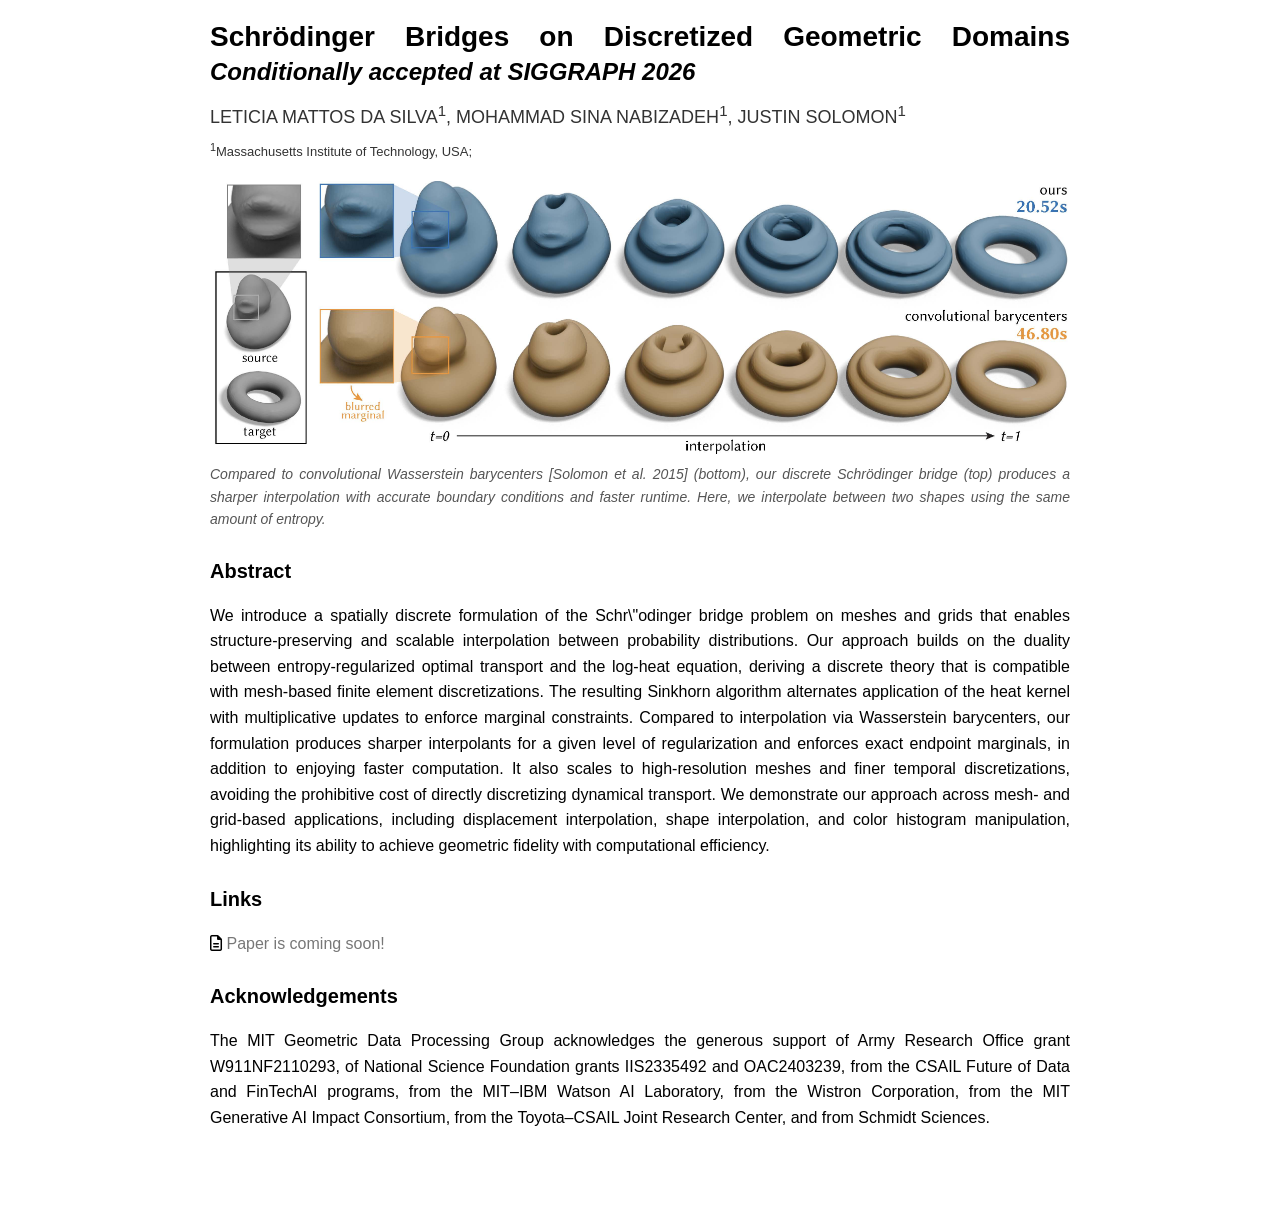
<file: projects/bridges-geometric-domains.html>
<!DOCTYPE html>
<html lang="en">
<head>
  <link
    rel="stylesheet"
    href="https://cdnjs.cloudflare.com/ajax/libs/font-awesome/6.4.0/css/all.min.css"
  />
  <meta charset="UTF-8" />
  <meta name="viewport" content="width=device-width, initial-scale=1" />
  <link rel="stylesheet" href="project.css" />
  <title>Schrödinger Bridges on Discretized Geometric Domains</title>

  
</head>
<body>

  <section id="project" class="container">
    <h2>
      Schrödinger Bridges on Discretized Geometric Domains
      <em><span class="conference">Conditionally accepted at SIGGRAPH 2026<span></em>
    </h2>
    <div class="authors">
      <p>
        LETICIA MATTOS DA SILVA<sup>1</sup>,
        MOHAMMAD SINA NABIZADEH<sup>1</sup>,
        JUSTIN SOLOMON<sup>1</sup>
      </p>
      <p>
        <span style="font-size: small;">
        <sup>1</sup>Massachusetts Institute of Technology, USA;
        </span>
      </p>
    </div>
    <figure>
      <img
        src="../figures/teaser-bridges-geometric-domains.jpg"
        alt="teaser"
      />
      <figcaption>
        Compared to convolutional Wasserstein barycenters [Solomon et al. 2015] (bottom), our discrete Schrödinger bridge (top) produces a sharper interpolation with accurate boundary conditions and faster runtime. Here, we interpolate between two shapes using the same amount of entropy.
      </figcaption>
    </figure>

    <h3>Abstract</h3>
    <p>
          We introduce a spatially discrete formulation of the Schr\"odinger bridge problem on meshes and grids that enables structure-preserving and scalable interpolation between probability distributions. Our approach builds on the duality between entropy-regularized optimal transport and the log-heat equation, deriving a discrete theory that is compatible with mesh-based finite element discretizations. The resulting Sinkhorn algorithm alternates application of the heat kernel with multiplicative updates to enforce marginal constraints. Compared to interpolation via Wasserstein barycenters, our formulation produces sharper interpolants for a given level of regularization and enforces exact endpoint marginals, in addition to enjoying faster computation. It also scales to high-resolution meshes and finer temporal discretizations, avoiding the prohibitive cost of directly discretizing dynamical transport. We demonstrate our approach across mesh- and grid-based applications, including displacement interpolation, shape interpolation, and color histogram manipulation, highlighting its ability to achieve geometric fidelity with computational efficiency.
    </p>

    <h3>Links</h3>
    <p><i class="fa-regular fa-file-lines"></i> <span style="color: #777;">Paper is coming soon!</span></p>

    <h3>Acknowledgements</h3>
    <p>
      The MIT Geometric Data Processing Group acknowledges the generous support of Army Research Office grant W911NF2110293, of National Science Foundation grants IIS2335492 and OAC2403239, from the CSAIL Future of Data and FinTechAI programs, from the MIT–IBM Watson AI Laboratory, from the Wistron Corporation, from the MIT Generative AI Impact Consortium, from the Toyota–CSAIL Joint Research Center, and from Schmidt Sciences.
    </p>

  <script>
    document.addEventListener('DOMContentLoaded', () => {
      document.querySelectorAll('.copy-btn').forEach(btn => {
        // grab the <i> inside the button
        const icon = btn.querySelector('i');

        btn.addEventListener('click', () => {
          const code = document
            .getElementById(btn.getAttribute('data-target'))
            .innerText;

          navigator.clipboard.writeText(code).then(() => {
            // outline → solid
            icon.classList.replace('fa-regular', 'fa-solid');
            // after 2s, revert solid → outline
            setTimeout(() => {
              icon.classList.replace('fa-solid', 'fa-regular');
            }, 2000);
          });
        });
      });
    });
  </script>
</body>
</html>
</file>
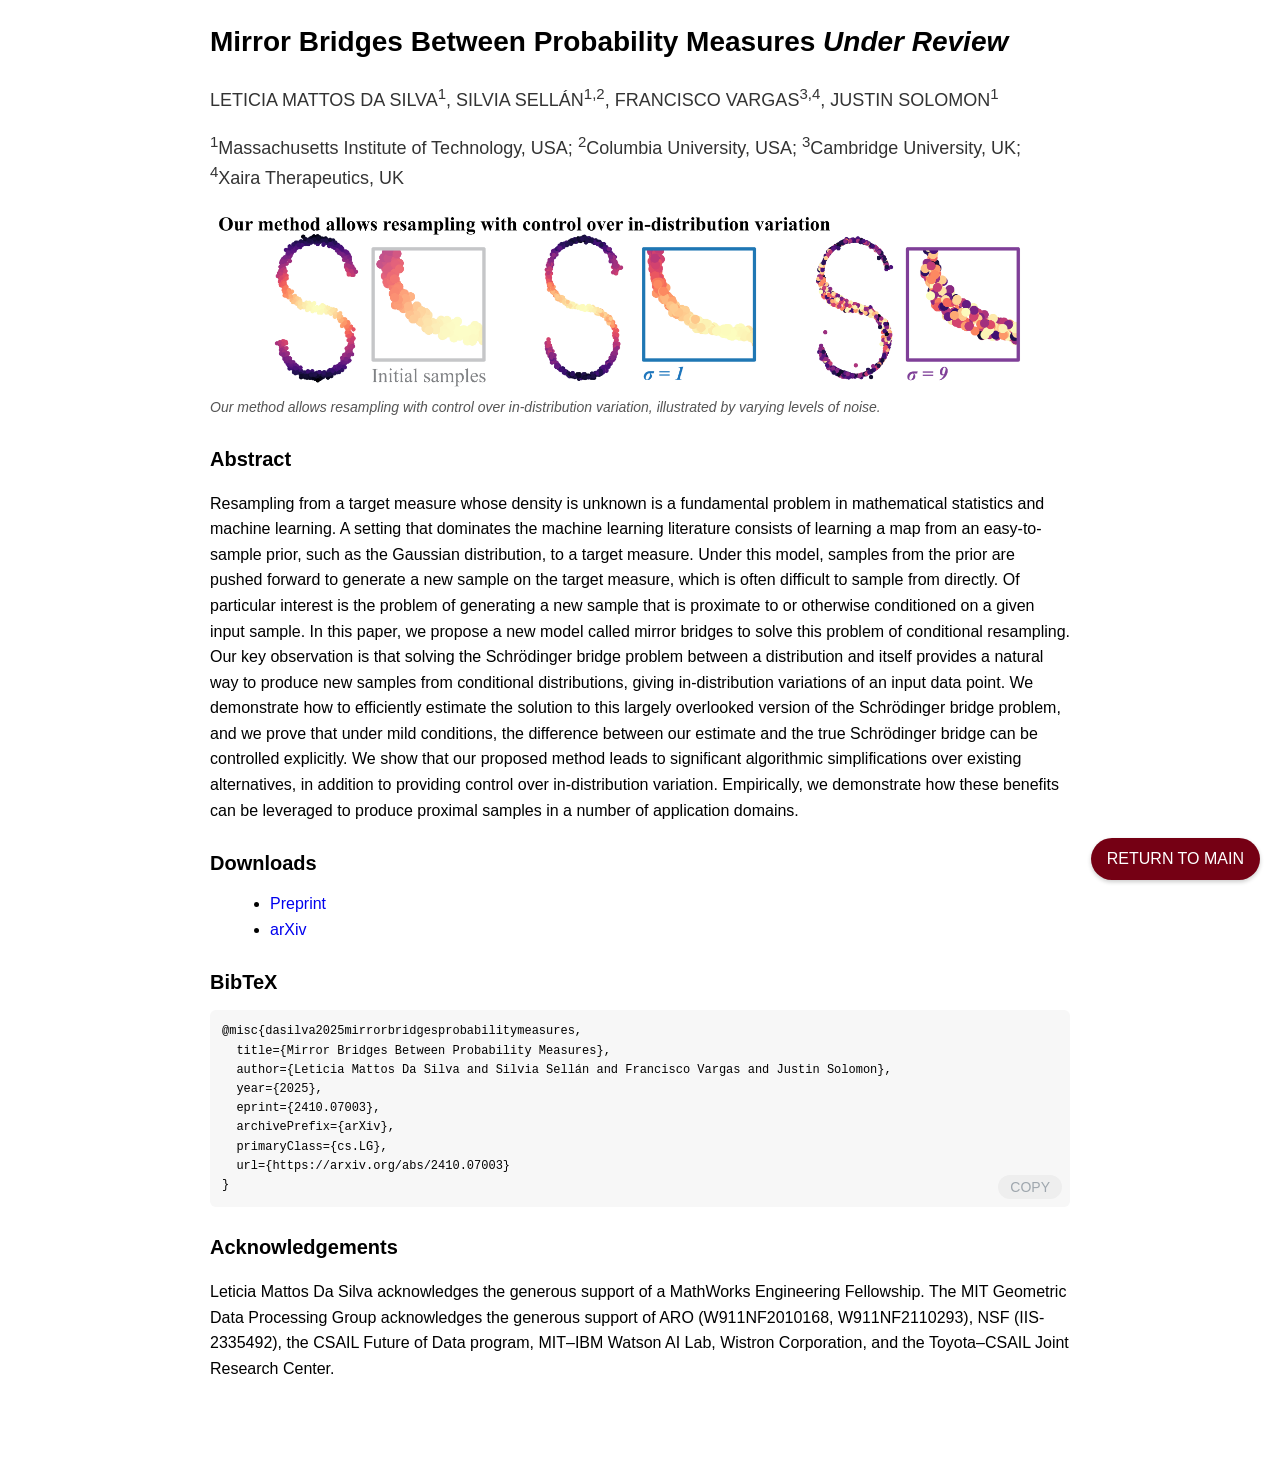
<file: projects/mirror-bridges-project.html>
<!DOCTYPE html>
<html lang="en">
<head>
  <meta charset="UTF-8" />
  <meta name="viewport" content="width=device-width, initial-scale=1" />
  <title>Mirror Bridges Between Probability Measures</title>
  <style>
    *, *::before, *::after { box-sizing: border-box; }
    html { scroll-behavior: smooth; }
    body {
      margin: 0; padding: 0;
      font-family: 'Helvetica Neue Light', 'Helvetica Neue', Helvetica, Arial, sans-serif;
      font-weight: 300; font-size: 16px; line-height: 1.6;
      color: #000; background: #fff;
    }
    a { color: #0000EE; text-decoration: none; }
    a:hover { text-decoration: underline; }
    img { display: block; max-width: 100%; }

    .return-main {
      position: fixed; right: 20px; bottom: 20px;
      padding: 8px 16px; background-color: #750014; color: #fff;
      text-decoration: none; font-weight: 300; border-radius: 999px;
      box-shadow: 0 2px 4px rgba(0,0,0,0.2);
      transition: background-color 0.2s ease-in-out;
      z-index: 1000;
    }
    .return-main:hover { 
        background-color: rgba(117, 0, 20, 0.8);       
        text-decoration: none;}

    .container { max-width: 900px; margin: 0 auto; padding: 20px 20px 60px; }
    h2, h3 { font-family: 'Helvetica Neue Bold', 'Helvetica Neue', Helvetica, Arial, sans-serif; }
    h2 { font-weight: 700; font-size: 28px; margin: 0 0 16px; }
    h3 { font-weight: 700; font-size: 20px; margin: 24px 0 12px; }
    .authors {
      margin-bottom: 24px;
      font-family: 'Helvetica Neue Light', 'Helvetica Neue', Helvetica, Arial, sans-serif;
      font-size: 18px; color: #333; line-height: 1.4;
    }
    figure { margin: 24px 0; }
    figcaption { margin-top: 8px; font-size: 14px; color: #555; font-style: italic; }
    ul { margin: 0 0 24px 20px; }

    .code-container { position: relative; margin-bottom: 24px; font-size: 12px;}
    pre {
      background: #f7f7f7; padding: 12px; border-radius: 6px;
      white-space: pre-wrap; word-wrap: break-word;
      overflow-x: auto; margin: 0;
    }
    .copy-btn {
      position: absolute; bottom: 8px; right: 8px;
      background-color: #eee; color: rgba(139, 149, 158, 0.8);
      border: none; padding: 4px 12px;
      border-radius: 999px;
      font-family: 'Helvetica Neue Light', 'Helvetica Neue', Helvetica, Arial, sans-serif;
      font-size: 14px; font-weight: 500;
      cursor: pointer;
      transition: background-color 0.2s ease-in-out;
    }
  </style>
</head>
<body>
  <a href="../index.html" class="return-main">RETURN TO MAIN</a>

  <section id="project" class="container">
    <h2>
      Mirror Bridges Between Probability Measures
      <em>Under Review</em>
    </h2>
    <div class="authors">
      <p>
        LETICIA MATTOS DA SILVA<sup>1</sup>,
        SILVIA SELLÁN<sup>1,2</sup>,
        FRANCISCO VARGAS<sup>3,4</sup>,
        JUSTIN SOLOMON<sup>1</sup>
      </p>
      <p>
        <sup>1</sup>Massachusetts Institute of Technology, USA;
        <sup>2</sup>Columbia University, USA;
        <sup>3</sup>Cambridge University, UK;
        <sup>4</sup>Xaira Therapeutics, UK
      </p>
    </div>

    <figure>
      <img
        src="../figures/registration-scurve.png"
        alt="teaser"
      />
      <figcaption>
        Our method allows resampling with control over in-distribution variation, illustrated by varying levels of noise.
      </figcaption>
    </figure>

    <h3>Abstract</h3>
    <p>
     Resampling from a target measure whose density is unknown is a fundamental problem in mathematical statistics and 
     machine learning. A setting that dominates the machine learning literature consists of learning a map from an 
     easy-to-sample prior, such as the Gaussian distribution, to a target measure. Under this model, samples from the 
     prior are pushed forward to generate a new sample on the target measure, which is often difficult to sample from 
     directly. Of particular interest is the problem of generating a new sample that is proximate to or otherwise 
     conditioned on a given input sample. In this paper, we propose a new model called mirror bridges to solve this 
     problem of conditional resampling. Our key observation is that solving the Schrödinger bridge problem between a 
     distribution and itself provides a natural way to produce new samples from conditional distributions, giving 
     in-distribution variations of an input data point. We demonstrate how to efficiently estimate the solution to this 
     largely overlooked version of the Schrödinger bridge problem, and we prove that under mild conditions, the difference 
     between our estimate and the true Schrödinger bridge can be controlled explicitly. We show that our proposed method 
     leads to significant algorithmic simplifications over existing alternatives, in addition to providing control over 
     in-distribution variation. Empirically, we demonstrate how these benefits can be leveraged to produce proximal samples
      in a number of application domains.
    </p>

    <h3>Downloads</h3>
    <ul>
      <li><a href="../papers/mirror-bridges-between-probability-measures.pdf">Preprint</a></li>
      <li><a href="https://arxiv.org/abs/2410.07003" target="_blank" rel="noopener">arXiv</a></li>
    </ul>

    <div class="code-container">
      <h3>BibTeX</h3>
      <button class="copy-btn" data-target="bibtex-code">COPY</button>
      <pre id="bibtex-code">@misc{dasilva2025mirrorbridgesprobabilitymeasures,
  title={Mirror Bridges Between Probability Measures}, 
  author={Leticia Mattos Da Silva and Silvia Sellán and Francisco Vargas and Justin Solomon},
  year={2025},
  eprint={2410.07003},
  archivePrefix={arXiv},
  primaryClass={cs.LG},
  url={https://arxiv.org/abs/2410.07003}
}</pre>
    </div>

    <h3>Acknowledgements</h3>
    <p>
      Leticia Mattos Da Silva acknowledges the generous support of a MathWorks Engineering Fellowship. 
      The MIT Geometric Data Processing Group acknowledges the generous support of ARO (W911NF2010168, 
      W911NF2110293), NSF (IIS-2335492), the CSAIL Future of Data program, MIT–IBM Watson AI Lab, Wistron 
      Corporation, and the Toyota–CSAIL Joint Research Center.
    </p>
  </section>

  <script>
    document.addEventListener('DOMContentLoaded', () => {
      document.querySelectorAll('.copy-btn').forEach(btn => {
        btn.addEventListener('click', () => {
          const code = document.getElementById(btn.getAttribute('data-target')).innerText;
          navigator.clipboard.writeText(code).then(() => {
            btn.textContent = 'COPIED!';
            setTimeout(() => btn.textContent = 'COPY', 2000);
          });
        });
      });
    });
  </script>
</body>
</html>
</file>
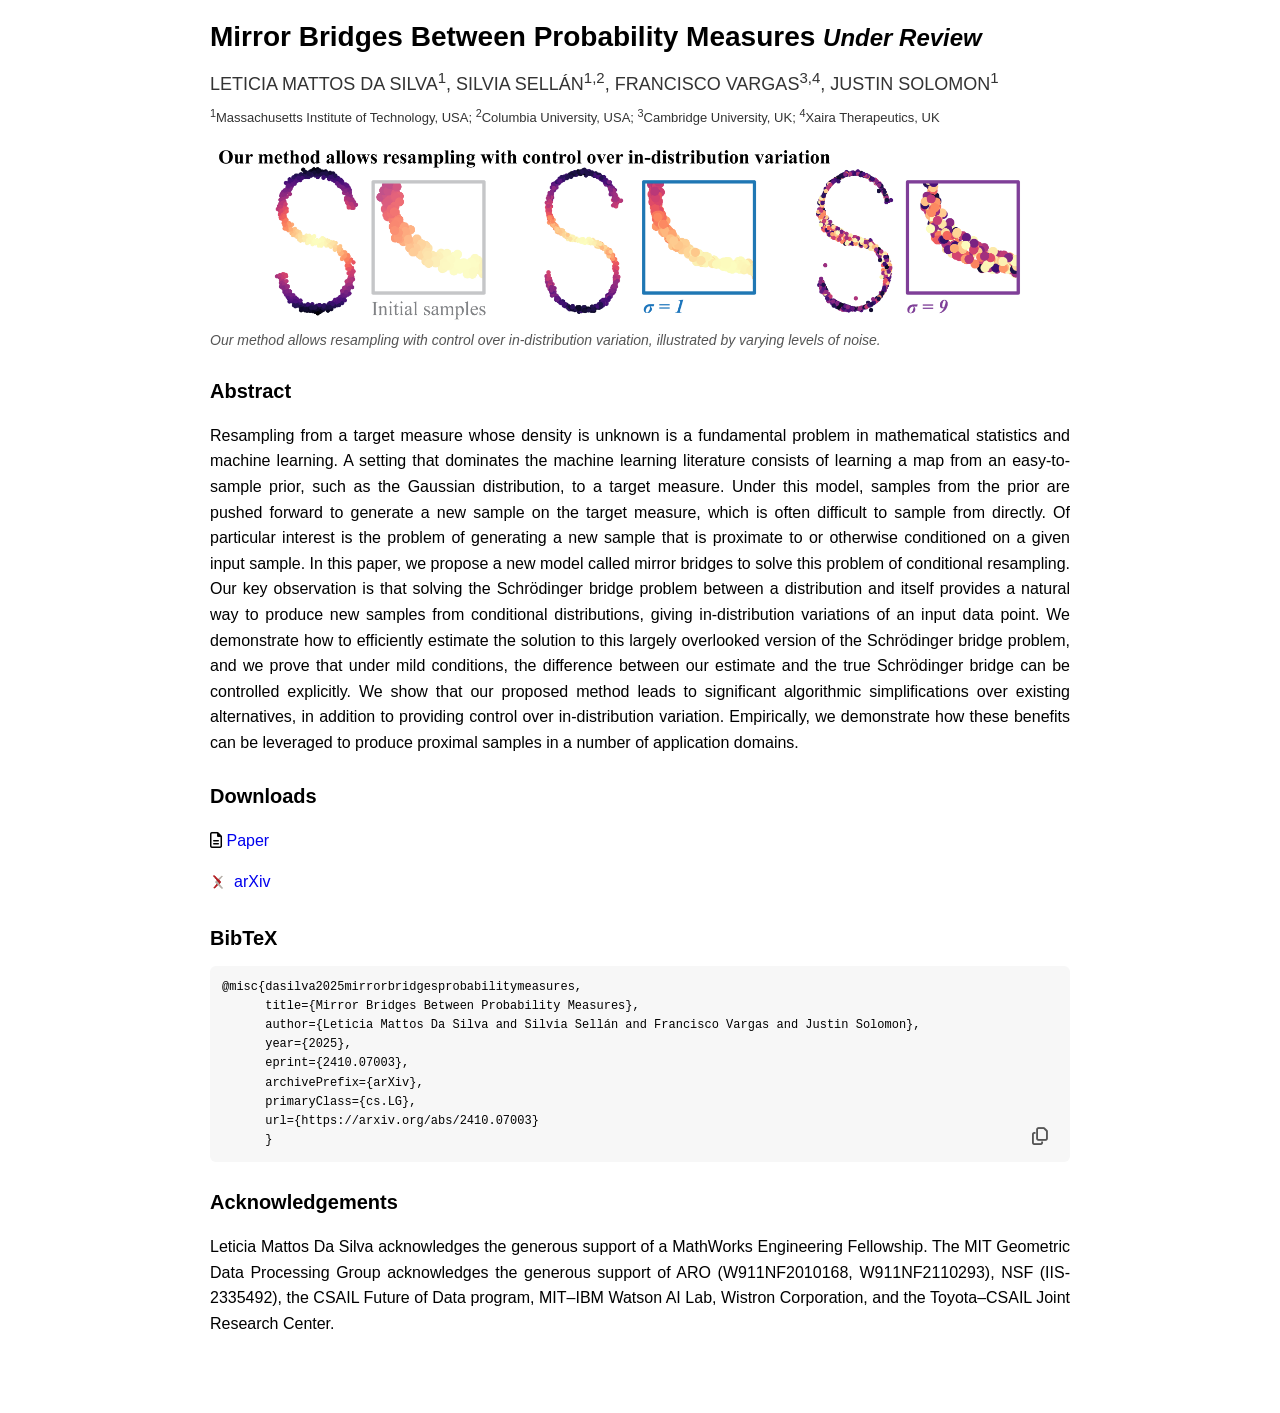
<file: projects/mirror-bridges.html>
<!DOCTYPE html>
<html lang="en">
<head>
  <link
    rel="stylesheet"
    href="https://cdnjs.cloudflare.com/ajax/libs/font-awesome/6.4.0/css/all.min.css"
  />
  <meta charset="UTF-8" />
  <meta name="viewport" content="width=device-width, initial-scale=1" />
  <link rel="stylesheet" href="project.css" />
  <title>Mirror Bridges Between Probability Measures</title>
  
</head>
<body>

  <section id="project" class="container">
    <h2>
      Mirror Bridges Between Probability Measures
      <em><span class="conference">Under Review</span></em>
    </h2>
    <div class="authors">
      <p>
        LETICIA MATTOS DA SILVA<sup>1</sup>,
        SILVIA SELLÁN<sup>1,2</sup>,
        FRANCISCO VARGAS<sup>3,4</sup>,
        JUSTIN SOLOMON<sup>1</sup>
      </p>
      <p>
        <span style="font-size: small;">
        <sup>1</sup>Massachusetts Institute of Technology, USA;
        <sup>2</sup>Columbia University, USA;
        <sup>3</sup>Cambridge University, UK;
        <sup>4</sup>Xaira Therapeutics, UK
        </span>
      </p>
    </div>

    <figure>
      <img
        src="../figures/registration-scurve.png"
        alt="teaser"
      />
      <figcaption>
        Our method allows resampling with control over in-distribution variation, illustrated by varying levels of noise.
      </figcaption>
    </figure>

    <h3>Abstract</h3>
    <p>
     Resampling from a target measure whose density is unknown is a fundamental problem in mathematical statistics and 
     machine learning. A setting that dominates the machine learning literature consists of learning a map from an 
     easy-to-sample prior, such as the Gaussian distribution, to a target measure. Under this model, samples from the 
     prior are pushed forward to generate a new sample on the target measure, which is often difficult to sample from 
     directly. Of particular interest is the problem of generating a new sample that is proximate to or otherwise 
     conditioned on a given input sample. In this paper, we propose a new model called mirror bridges to solve this 
     problem of conditional resampling. Our key observation is that solving the Schrödinger bridge problem between a 
     distribution and itself provides a natural way to produce new samples from conditional distributions, giving 
     in-distribution variations of an input data point. We demonstrate how to efficiently estimate the solution to this 
     largely overlooked version of the Schrödinger bridge problem, and we prove that under mild conditions, the difference 
     between our estimate and the true Schrödinger bridge can be controlled explicitly. We show that our proposed method 
     leads to significant algorithmic simplifications over existing alternatives, in addition to providing control over 
     in-distribution variation. Empirically, we demonstrate how these benefits can be leveraged to produce proximal samples
      in a number of application domains.
    </p>

    <h3>Downloads</h3>
    <p><i class="fa-regular fa-file-lines"></i> <a href="../papers/mirror-bridges-between-probability-measures.pdf">Paper</a></p>
    <p>
      <a
        href="https://arxiv.org/abs/2410.07003"
        style="display:inline-flex; align-items:center; white-space:nowrap;"
      >
        <img
          src="[data-uri]"
          alt="arXiv"
          style="  
            display:inline-block;
            width:1em;
            height:1em;
            margin-right:0.5em;
            border-radius:50%;
            object-fit:cover;
          "
        />
        arXiv
      </a>
    </p>

    <div class="code-container">
      <h3>BibTeX</h3>
      <button class="copy-btn" data-target="bibtex-code">
        <i class="fa-regular fa-copy"></i>
      </button>
      <pre id="bibtex-code">@misc{dasilva2025mirrorbridgesprobabilitymeasures,
      title={Mirror Bridges Between Probability Measures}, 
      author={Leticia Mattos Da Silva and Silvia Sellán and Francisco Vargas and Justin Solomon},
      year={2025},
      eprint={2410.07003},
      archivePrefix={arXiv},
      primaryClass={cs.LG},
      url={https://arxiv.org/abs/2410.07003}
      }</pre>
    </div>

    <h3>Acknowledgements</h3>
    <p>
      Leticia Mattos Da Silva acknowledges the generous support of a MathWorks Engineering Fellowship. 
      The MIT Geometric Data Processing Group acknowledges the generous support of ARO (W911NF2010168, 
      W911NF2110293), NSF (IIS-2335492), the CSAIL Future of Data program, MIT–IBM Watson AI Lab, Wistron 
      Corporation, and the Toyota–CSAIL Joint Research Center.
    </p>
  </section>

  <script>
    document.addEventListener('DOMContentLoaded', () => {
      document.querySelectorAll('.copy-btn').forEach(btn => {
        // grab the <i> inside the button
        const icon = btn.querySelector('i');

        btn.addEventListener('click', () => {
          const code = document
            .getElementById(btn.getAttribute('data-target'))
            .innerText;

          navigator.clipboard.writeText(code).then(() => {
            // outline → solid
            icon.classList.replace('fa-regular', 'fa-solid');
            // after 2s, revert solid → outline
            setTimeout(() => {
              icon.classList.replace('fa-solid', 'fa-regular');
            }, 2000);
          });
        });
      });
    });
  </script>
</body>
</html>
</file>
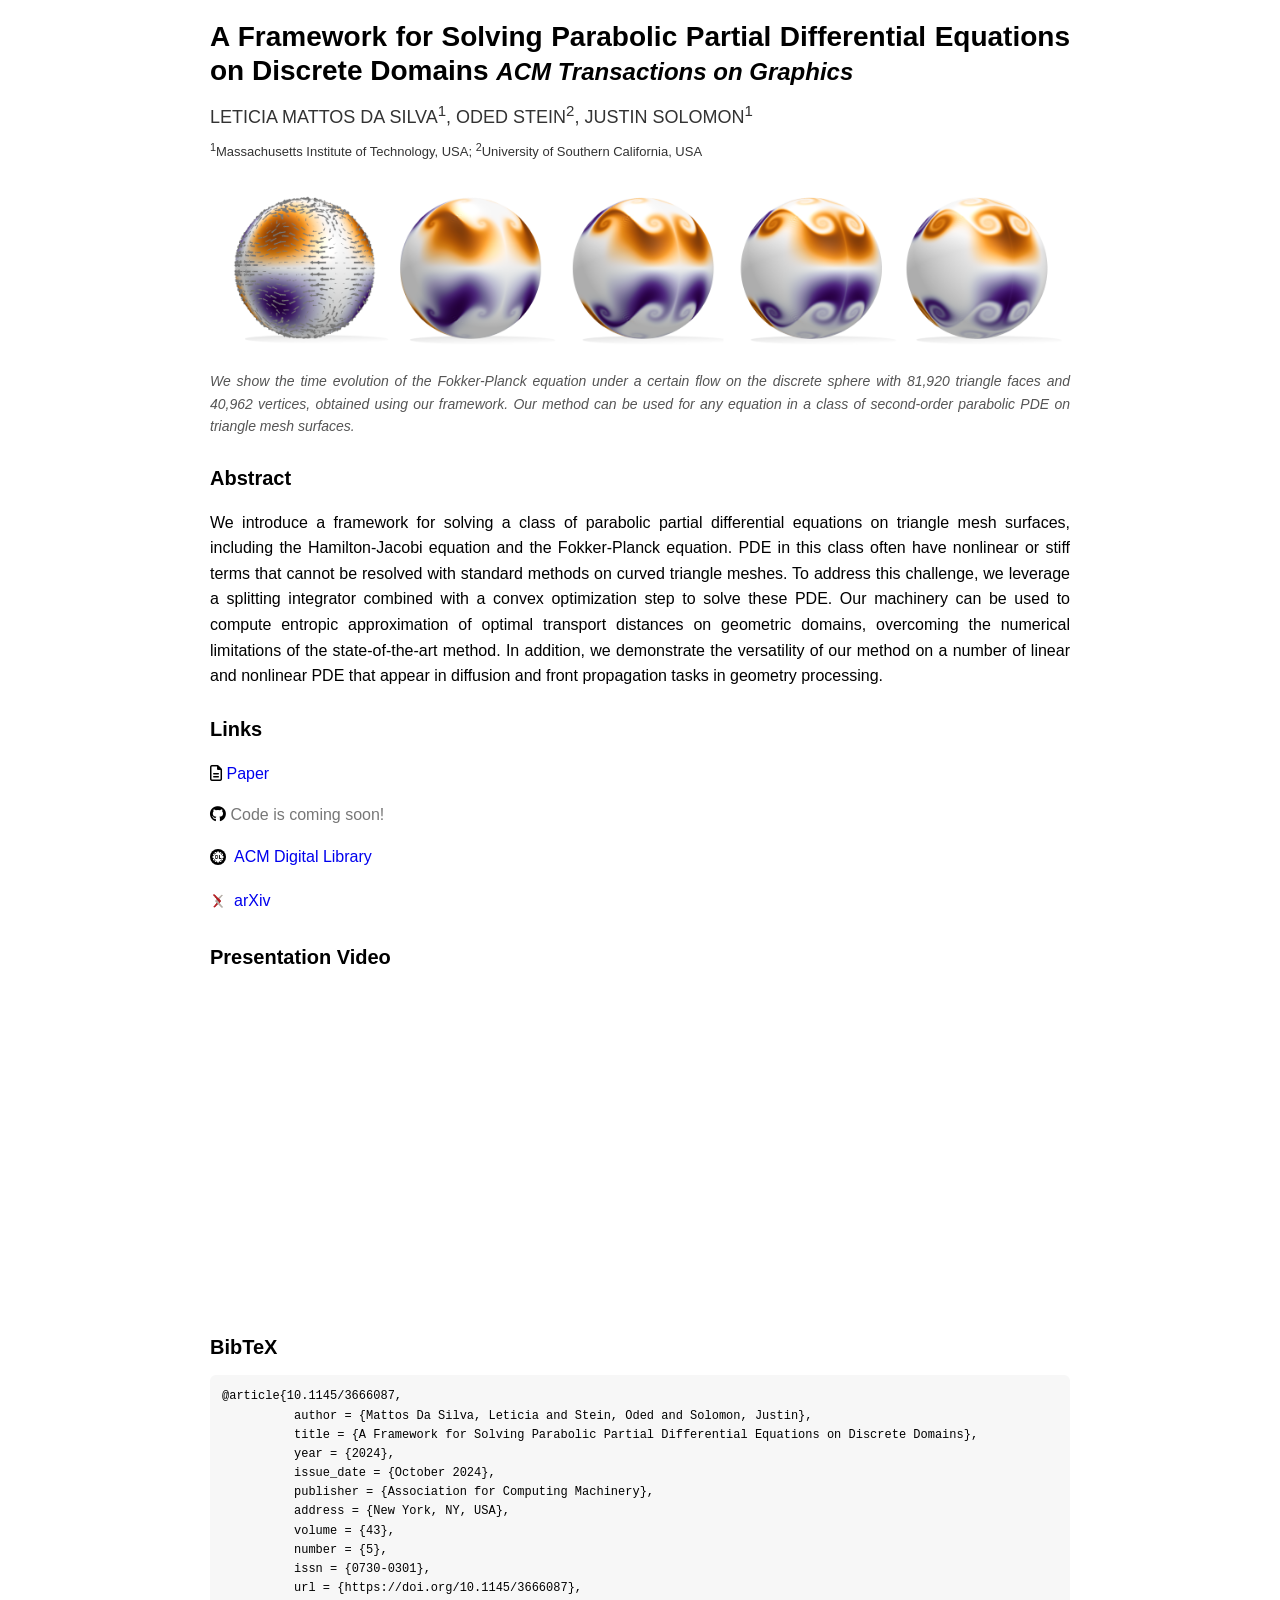
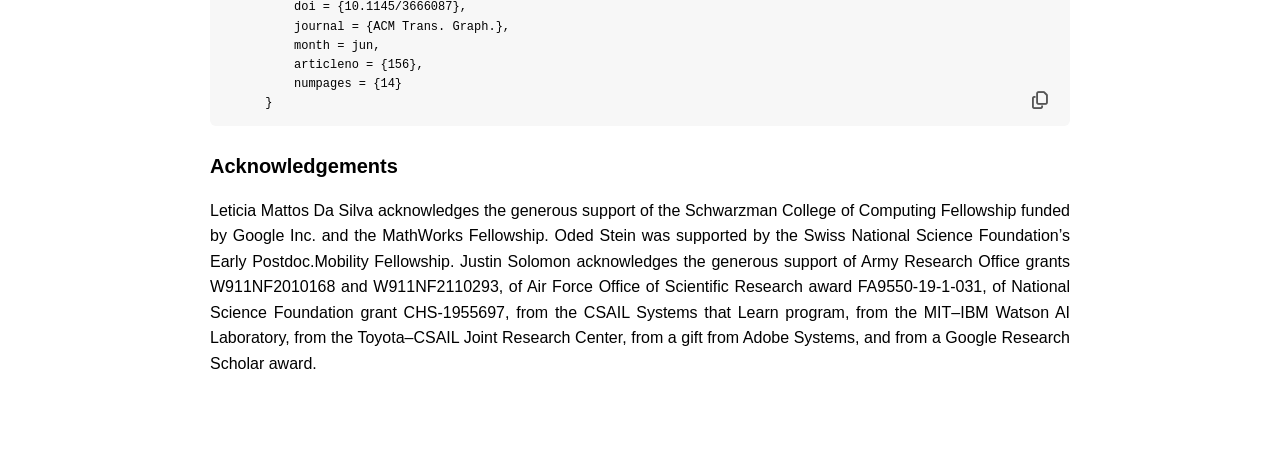
<file: projects/parabolic-pde.html>
<!DOCTYPE html>
<html lang="en">
<head>
  <link
    rel="stylesheet"
    href="https://cdnjs.cloudflare.com/ajax/libs/font-awesome/6.4.0/css/all.min.css"
  />
  <meta charset="UTF-8" />
  <meta name="viewport" content="width=device-width, initial-scale=1" />
  <link rel="stylesheet" href="project.css" />
  <title>A Framework for Solving Parabolic Partial Differential Equations on Discrete Domains</title>

  
</head>
<body>

  <section id="project" class="container">
    <h2>
      A Framework for Solving Parabolic Partial Differential Equations on Discrete Domains
      <em><span class="conference">ACM Transactions on Graphics<span></em>
    </h2>
    <div class="authors">
      <p>
        LETICIA MATTOS DA SILVA<sup>1</sup>,
        ODED STEIN<sup>2</sup>,
        JUSTIN SOLOMON<sup>1</sup>
      </p>
      <p><span style="font-size: small;">
        <sup>1</sup>Massachusetts Institute of Technology, USA;
        <sup>2</sup>University of Southern California, USA
        <span>
      </p>
    </div>
    <figure>
      <img
        src="../figures/teaser-parabolic-pde.png"
        alt="teaser"
      />
      <figcaption>
        We show the time evolution of the Fokker-Planck equation under a certain flow on the discrete sphere with
         81,920 triangle faces and 40,962 vertices, obtained using our framework. Our method can be used for any 
         equation in a class of second-order parabolic PDE on triangle mesh surfaces.
      </figcaption>
    </figure>

    <h3>Abstract</h3>
    <p>
      We introduce a framework for solving a class of parabolic partial differential equations on triangle mesh 
      surfaces, including the Hamilton-Jacobi equation and the Fokker-Planck equation. PDE in this class often have 
      nonlinear or stiff terms that cannot be resolved with standard methods on curved triangle meshes. To address 
      this challenge, we leverage a splitting integrator combined with a convex optimization step to solve these PDE. 
      Our machinery can be used to compute entropic approximation of optimal transport distances on geometric domains, 
      overcoming the numerical limitations of the state-of-the-art method. In addition, we demonstrate the versatility 
      of our method on a number of linear and nonlinear PDE that appear in diffusion and front propagation tasks in 
      geometry processing.
    </p>

    <h3>Links</h3>
    <p><i class="fa-regular fa-file-lines"></i> <a href="../papers/parabolic-pde.pdf">Paper</a></p>
    <p><i class="fa-brands fa-github"></i> <span style="color: #777;">Code is coming soon!</span></p>
    <p>
      <a
        href="https://dl.acm.org/doi/10.1145/3666087"
        style="display:inline-flex; align-items:center; white-space:nowrap;"
      >
        <img
          src="[data-uri]"
          alt="ACM DL"
          style="  
            display:inline-block;
            width:1em;
            height:1em;
            margin-right:0.5em;
            border-radius:50%;
            object-fit:cover;
          "
        />
        ACM Digital Library
      </a>
    </p>
        <p>
      <a
        href="https://arxiv.org/abs/2312.00327"
        style="display:inline-flex; align-items:center; white-space:nowrap;"
      >
        <img
          src="[data-uri]"
          alt="arXiv"
          style="  
            display:inline-block;
            width:1em;
            height:1em;
            margin-right:0.5em;
            border-radius:50%;
            object-fit:cover;
          "
        />
        arXiv
      </a>
    </p>

    <h3>Presentation Video</h3>
    <iframe
      width="560" 
      height="315"
      src="https://www.youtube.com/embed/0F3gX5razSA?rel=0"
      title="Presentation Video"
      frameborder="0"
      allow="accelerometer; autoplay; clipboard-write; encrypted-media; gyroscope; picture-in-picture"
      allowfullscreen>
    </iframe>

    <div class="code-container">
      <h3>BibTeX</h3>
      <button class="copy-btn" data-target="bibtex-code">
        <i class="fa-regular fa-copy"></i>
      </button>
      <pre id="bibtex-code">@article{10.1145/3666087,
          author = {Mattos Da Silva, Leticia and Stein, Oded and Solomon, Justin},
          title = {A Framework for Solving Parabolic Partial Differential Equations on Discrete Domains},
          year = {2024},
          issue_date = {October 2024},
          publisher = {Association for Computing Machinery},
          address = {New York, NY, USA},
          volume = {43},
          number = {5},
          issn = {0730-0301},
          url = {https://doi.org/10.1145/3666087},
          doi = {10.1145/3666087},
          journal = {ACM Trans. Graph.},
          month = jun,
          articleno = {156},
          numpages = {14}
      }</pre>
    </div>

    <h3>Acknowledgements</h3>
    <p>
      Leticia Mattos Da Silva acknowledges the generous support of the Schwarzman College of Computing Fellowship 
      funded by Google Inc. and the MathWorks Fellowship. Oded Stein was supported by the Swiss National Science 
      Foundation’s Early Postdoc.Mobility Fellowship. Justin Solomon acknowledges the generous support of Army 
      Research Office grants W911NF2010168 and W911NF2110293, of Air Force Office of Scientific Research award 
      FA9550-19-1-031, of National Science Foundation grant CHS-1955697, from the CSAIL Systems that Learn program, 
      from the MIT–IBM Watson AI Laboratory, from the Toyota–CSAIL Joint Research Center, from a gift from Adobe 
      Systems, and from a Google Research Scholar award.
    </p>

  <script>
    document.addEventListener('DOMContentLoaded', () => {
      document.querySelectorAll('.copy-btn').forEach(btn => {
        // grab the <i> inside the button
        const icon = btn.querySelector('i');

        btn.addEventListener('click', () => {
          const code = document
            .getElementById(btn.getAttribute('data-target'))
            .innerText;

          navigator.clipboard.writeText(code).then(() => {
            // outline → solid
            icon.classList.replace('fa-regular', 'fa-solid');
            // after 2s, revert solid → outline
            setTimeout(() => {
              icon.classList.replace('fa-solid', 'fa-regular');
            }, 2000);
          });
        });
      });
    });
  </script>
</body>
</html>
</file>
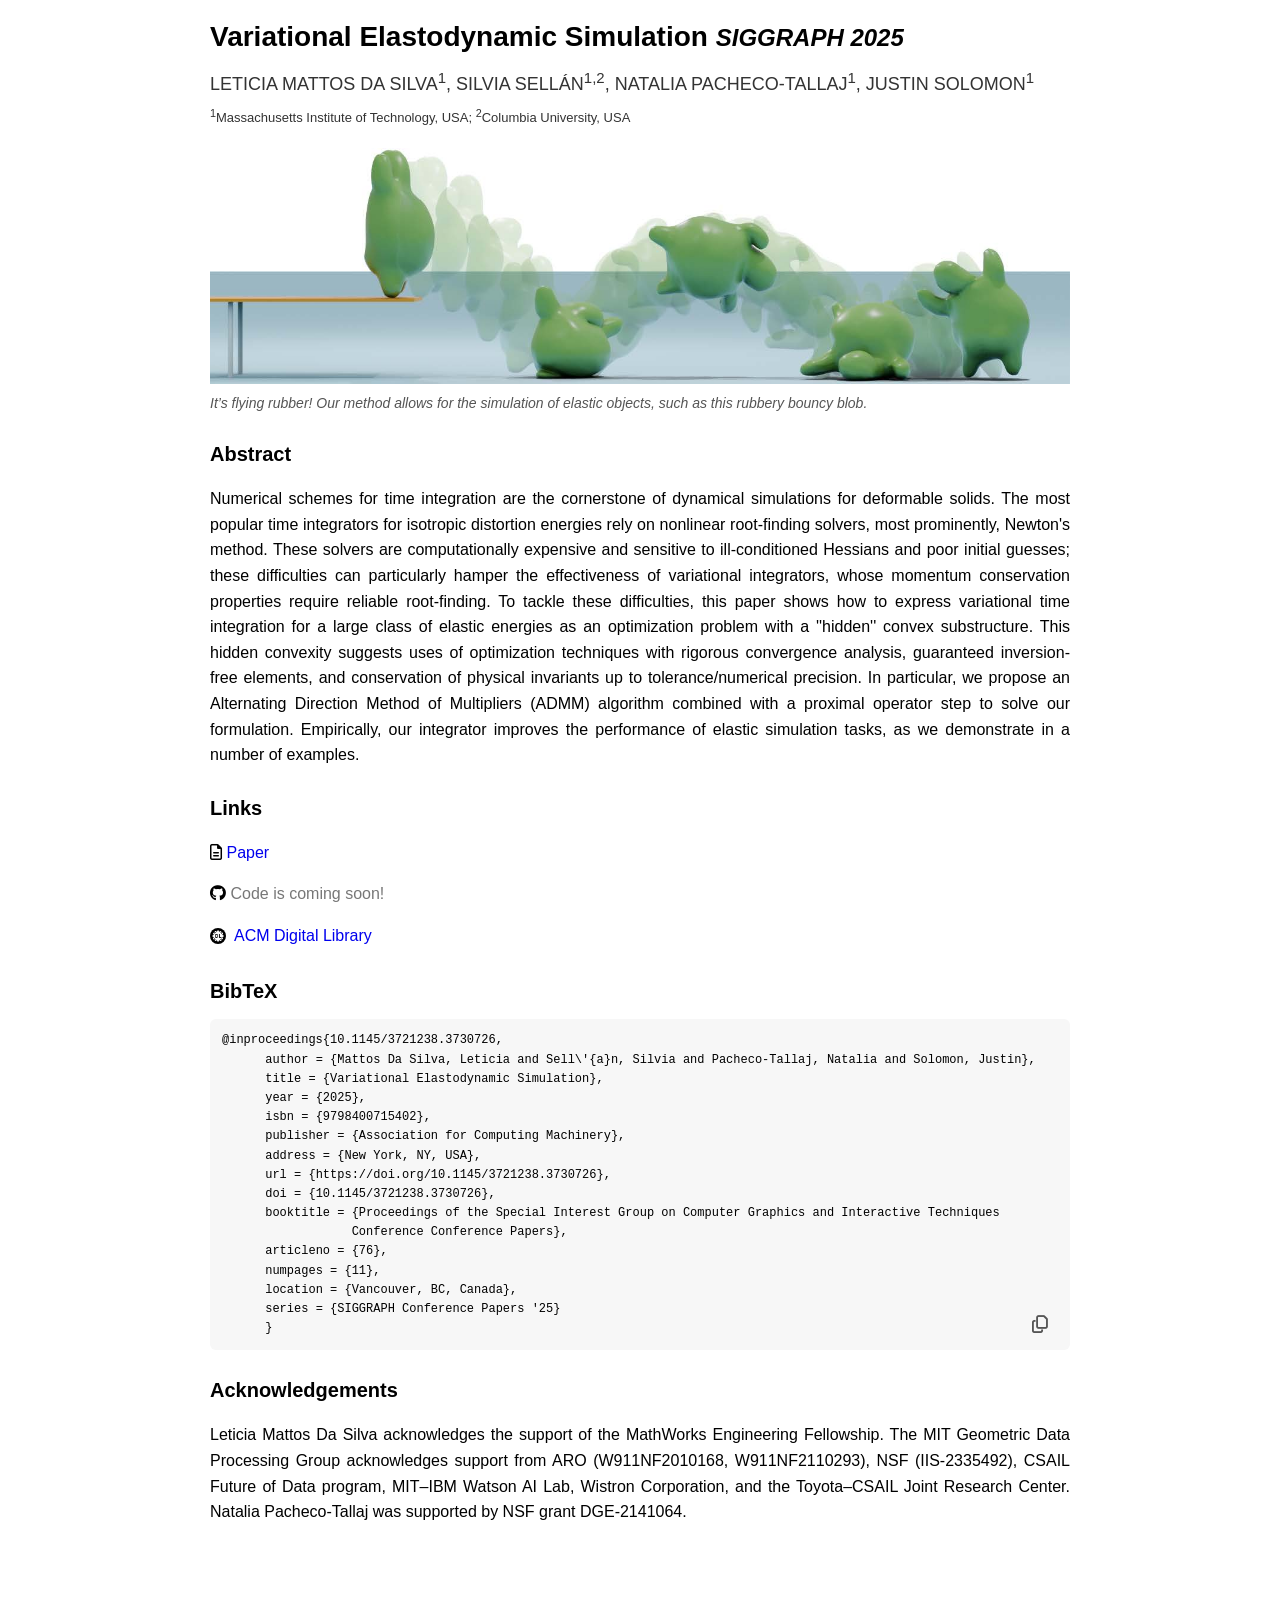
<file: projects/variational-elastodynamic-simulation.html>
<!DOCTYPE html>
<html lang="en">
<head>
  <link
    rel="stylesheet"
    href="https://cdnjs.cloudflare.com/ajax/libs/font-awesome/6.4.0/css/all.min.css"
  />
  <meta charset="UTF-8" />
  <meta name="viewport" content="width=device-width, initial-scale=1" />
  <link rel="stylesheet" href="project.css" />
  <title>Variational Elastodynamic Simulation</title>

  
</head>
<body>

  <section id="project" class="container">
    <h2>
      Variational Elastodynamic Simulation
      <em><span class="conference">SIGGRAPH 2025<span></em>
    </h2>
    <div class="authors">
      <p>
        LETICIA MATTOS DA SILVA<sup>1</sup>,
        SILVIA SELLÁN<sup>1,2</sup>,
        NATALIA PACHECO-TALLAJ<sup>1</sup>,
        JUSTIN SOLOMON<sup>1</sup>
      </p>
      <p>
        <span style="font-size: small;">
        <sup>1</sup>Massachusetts Institute of Technology, USA;
        <sup>2</sup>Columbia University, USA
        </span>
      </p>
    </div>
    <figure>
      <img
        src="../figures/teaser-variational-elastodynamic-simulation.jpg"
        alt="teaser"
      />
      <figcaption>
        It’s flying rubber! Our method allows for the simulation of elastic
        objects, such as this rubbery bouncy blob.
      </figcaption>
    </figure>

    <h3>Abstract</h3>
    <p>
      Numerical schemes for time integration are the cornerstone of dynamical simulations for deformable solids. 
      The most popular time integrators for isotropic distortion energies rely on nonlinear root-finding solvers, 
      most prominently, Newton's method. These solvers are computationally expensive and sensitive to 
      ill-conditioned Hessians and poor initial guesses; these difficulties can particularly hamper the 
      effectiveness of variational integrators, whose momentum conservation properties require reliable 
      root-finding. To tackle these difficulties, this paper shows how to express variational time integration 
      for a large class of elastic energies as an optimization problem with a ''hidden'' convex substructure.  
      This hidden convexity suggests uses of optimization techniques with rigorous convergence analysis, 
      guaranteed inversion-free elements, and conservation of physical invariants up to tolerance/numerical 
      precision. In particular, we propose an Alternating Direction Method of Multipliers (ADMM) algorithm 
      combined with a proximal operator step to solve our formulation. Empirically, our integrator improves the 
      performance of elastic simulation tasks, as we demonstrate in a number of examples.
    </p>

    <h3>Links</h3>
    <p><i class="fa-regular fa-file-lines"></i> <a href="../papers/variational-elastodynamic-simulation.pdf">Paper</a></p>
    <p><i class="fa-brands fa-github"></i> <span style="color: #777;">Code is coming soon!</span></p>
    <p>
      <a
        href="https://doi.org/10.1145/3721238.3730726"
        style="display:inline-flex; align-items:center; white-space:nowrap;"
      >
        <img
          src="[data-uri]"
          alt="ACM DL"
          style="  
            display:inline-block;
            width:1em;
            height:1em;
            margin-right:0.5em;
            border-radius:50%;
            object-fit:cover;
          "
        />
        ACM Digital Library
      </a>
    </p>

    <div class="code-container">
      <h3>BibTeX</h3>
      <button class="copy-btn" data-target="bibtex-code">
        <i class="fa-regular fa-copy"></i>
      </button>
      <pre id="bibtex-code">@inproceedings{10.1145/3721238.3730726,
      author = {Mattos Da Silva, Leticia and Sell\'{a}n, Silvia and Pacheco-Tallaj, Natalia and Solomon, Justin},
      title = {Variational Elastodynamic Simulation},
      year = {2025},
      isbn = {9798400715402},
      publisher = {Association for Computing Machinery},
      address = {New York, NY, USA},
      url = {https://doi.org/10.1145/3721238.3730726},
      doi = {10.1145/3721238.3730726},
      booktitle = {Proceedings of the Special Interest Group on Computer Graphics and Interactive Techniques 
                  Conference Conference Papers},
      articleno = {76},
      numpages = {11},
      location = {Vancouver, BC, Canada},
      series = {SIGGRAPH Conference Papers '25}
      }</pre>
    </div>

    <h3>Acknowledgements</h3>
    <p>
      Leticia Mattos Da Silva acknowledges the support of the MathWorks Engineering
      Fellowship. The MIT Geometric Data Processing Group acknowledges support from
      ARO (W911NF2010168, W911NF2110293), NSF (IIS-2335492), CSAIL Future of Data
      program, MIT–IBM Watson AI Lab, Wistron Corporation, and the Toyota–CSAIL
      Joint Research Center. Natalia Pacheco-Tallaj was supported by NSF grant
      DGE-2141064.
    </p>

  <script>
    document.addEventListener('DOMContentLoaded', () => {
      document.querySelectorAll('.copy-btn').forEach(btn => {
        // grab the <i> inside the button
        const icon = btn.querySelector('i');

        btn.addEventListener('click', () => {
          const code = document
            .getElementById(btn.getAttribute('data-target'))
            .innerText;

          navigator.clipboard.writeText(code).then(() => {
            // outline → solid
            icon.classList.replace('fa-regular', 'fa-solid');
            // after 2s, revert solid → outline
            setTimeout(() => {
              icon.classList.replace('fa-solid', 'fa-regular');
            }, 2000);
          });
        });
      });
    });
  </script>
</body>
</html>
</file>
<file: projects/project.css>
/* Reset and box-sizing */
*, *::before, *::after {
  box-sizing: border-box;
}

/* Smooth scrolling */
html {
  scroll-behavior: smooth;
}

/* Core styles */
body {
  margin: 0;
  padding: 0;
  font-family: 'Segoe UI Bold', 'Segoe UI', sans-serif;
  font-weight: 300;
  font-size: 1rem;
  line-height: 1.6;
  color: #000;
  background: #fff;
  text-align: justify;
}

a {
  color: #0000EE;
  text-decoration: none;
}
a:hover {
  text-decoration: underline;
}

img {
  display: block;
  max-width: 100%;
  height: auto;
}

/* Main container */
.container {
  max-width: 56.25rem;
  margin: 0 auto;
  padding: 1.25rem 1.25rem 3.75rem;
}

/* Headings */
h2 {
  font-family: 'Linux Biolinum Bold', 'Linux Biolinum', sans-serif;
  font-weight: 700;
  font-size: 1.75rem;
  margin: 0 0 1rem;
  line-height: 1.2;
}

h3 {
  font-family: 'Segoe UI Bold', 'Segoe UI', sans-serif;
  font-weight: 700;
  font-size: 1.25rem;
  margin: 1.5rem 0 0.75rem;
}

/* Authors */
.authors {
  margin-bottom: 1.5rem;
  font-family: 'Segoe UI Bold', 'Segoe UI', sans-serif;
  font-size: 1.125rem;
  color: #333;
  line-height: 0.8;
}

/* Figures */
figure {
  margin: 1.5rem 0;
}
figcaption {
  margin-top: 0.5rem;
  font-size: 0.875rem;
  color: #555;
  font-style: italic;
}

/* Lists */
ul {
  margin: 0 0 1.5rem 1.25rem;
}

/* Code container */
.code-container {
  position: relative;
  margin-bottom: 1.5rem;
  font-size: 0.75rem;
}
pre {
  background: #f7f7f7;
  padding: 0.75rem;
  border-radius: 0.375rem;
  overflow-x: auto;
  white-space: pre-wrap;
  word-wrap: break-word;
  margin: 0;
}
.copy-btn {
  position: absolute;
  bottom: 0.625rem;
  right: 0.625rem;
  background-color: transparent;
  color: #555;
  border: none;
  padding: 0.25rem 0.75rem;
  border-radius: 62.4375rem;
  font-family: 'Segoe UI Bold', 'Segoe UI', sans-serif;
  font-size: 1.125rem;
  font-weight: 500;
  cursor: pointer;
  transition: background-color 0.2s ease-in-out;
}

/* Mobile */
@media (max-width: 48rem) {
  .container {
    padding: 1rem !important;
  }
  h2 {
    font-size: 1.5rem !important;
    margin-bottom: 0.75rem !important;
  }
  h3 {
    font-size: 1.125rem !important;
    margin-top: 1rem !important;
  }
  .authors {
    font-size: 0.875rem !important;
    margin-bottom: 1rem !important;
    line-height: 1.3 !important;
  }
  figcaption {
    font-size: 0.875rem !important;
  }
  .code-container {
    font-size: 0.75rem !important;
  }
  iframe {
    width: 100% !important;
    height: auto !important;
  }
}

/* Landscape scaling */
@media (max-width: 56.25rem) {
  html {
    font-size: 85%;
  }
  .container {
    max-width: 45rem;
    margin: 0 auto;
    padding: 0 0.625rem;
  }
}

/* Disable auto adjustment */
html {
  -webkit-text-size-adjust: 100%;
}

/* This is supposed to fix all my problems */
.conference {
  font-size: 1.5rem;
}

/* Landscape adjustment */
@media (max-width: 56.25rem) and (orientation: landscape) {
  .conference {
    font-size: 1.25rem !important;
  }
}
</file>
